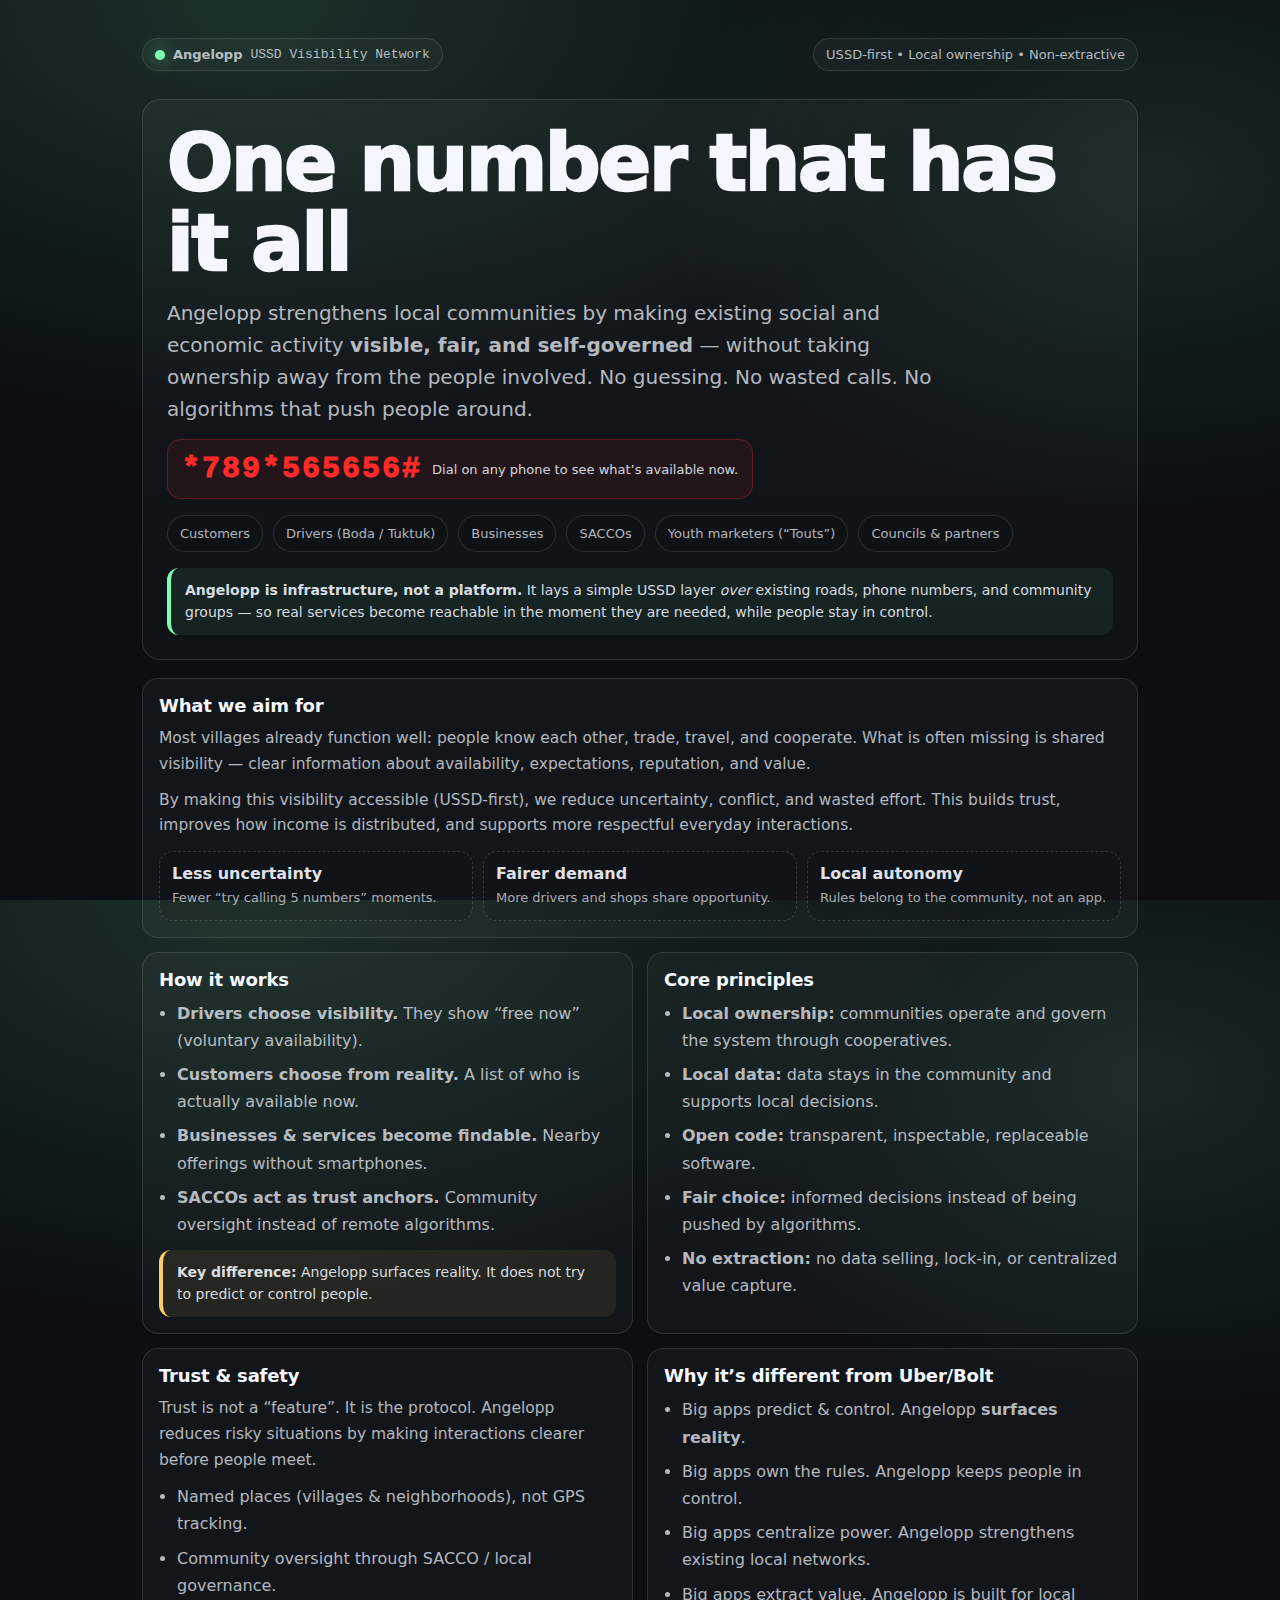
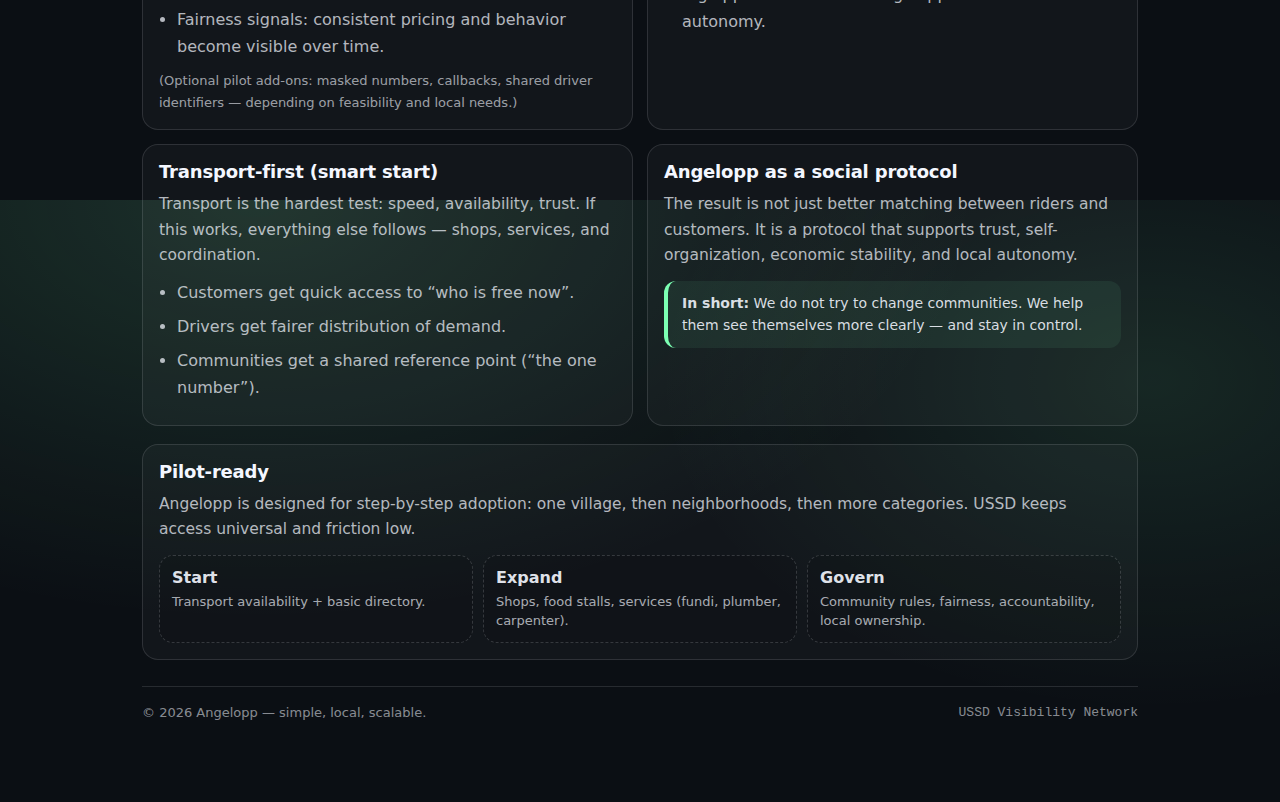
<file: web/index.html>
<!doctype html>
<html lang="en">
<head>
  <meta charset="utf-8" />
  <meta name="viewport" content="width=device-width, initial-scale=1" />
  <title>Angelopp — One number. Local control.</title>
  <meta name="description" content="Angelopp is USSD-first local infrastructure that makes real availability and real offerings visible — fair, self-governed, and non-extractive." />

  <style>
    :root{
      --bg:#0b0f14;
      --card:#0f1620;
      --text:#f4f7ff;
      --muted:rgba(244,247,255,.72);
      --line:rgba(244,247,255,.12);
      --accent:#7cffb3;
      --accent2:#ff2a2a;
      --warn:#ffcc66;
    }
    *{box-sizing:border-box}
    html,body{height:100%}
    body{
      margin:0;
      font-family: system-ui, -apple-system, Segoe UI, Roboto, Helvetica, Arial, sans-serif;
      background:
        radial-gradient(1200px 700px at 20% 0%, rgba(124,255,179,.14), transparent 60%),
        radial-gradient(900px 600px at 90% 20%, rgba(124,255,179,.10), transparent 55%),
        var(--bg);
      color:var(--text);
    }
    a{color:inherit}
    .wrap{max-width:1040px;margin:0 auto;padding:22px 18px 70px}
    .top{
      display:flex;gap:10px;align-items:center;justify-content:space-between;flex-wrap:wrap;
      padding:10px 0 18px;
    }
    .badge{
      display:inline-flex;align-items:center;gap:8px;
      padding:8px 12px;border:1px solid var(--line);border-radius:999px;
      background:rgba(255,255,255,.03);
      font-size:13px;color:var(--muted);
    }
    .dot{width:10px;height:10px;border-radius:50%;background:var(--accent);box-shadow:0 0 18px rgba(124,255,179,.7)}
    h1{
      margin:0;
      font-weight:950;
      letter-spacing:-0.03em;
      line-height:1.02;
      font-size: clamp(44px, 8.5vw, 78px);
    }
    .sub{
      margin:14px 0 0;
      color:var(--muted);
      font-size: clamp(16px, 3.6vw, 20px);
      line-height:1.6;
      max-width: 62ch;
    }
    .hero{
      margin-top:10px;
      padding:18px;
      border:1px solid var(--line);
      border-radius:18px;
      background: linear-gradient(180deg, rgba(255,255,255,.04), rgba(255,255,255,.02));
    }
    @media (min-width: 740px){
      .wrap{padding:28px 22px 82px}
      .hero{padding:24px}
    }
    .dial{
      margin-top:14px;
      display:inline-flex;
      align-items:center;
      gap:10px;
      padding:12px 14px;
      border-radius:14px;
      border:1px solid rgba(255,42,42,.28);
      background:rgba(255,42,42,.08);
    }
    .dial strong{
      font-size:30px;
      letter-spacing:2px;
      color:var(--accent2);
      font-weight:950;
    }
    .dial span{
      color:rgba(244,247,255,.86);
      font-size:13px;
    }

    .pillrow{display:flex;flex-wrap:wrap;gap:10px;margin-top:16px}
    .pill{
      border:1px solid var(--line);
      background:rgba(0,0,0,.12);
      padding:10px 12px;border-radius:999px;
      font-size:13px;color:var(--muted);
    }

    .cta{
      margin-top:16px;
      border-left:4px solid var(--accent);
      padding:12px 14px;
      background:rgba(124,255,179,.07);
      border-radius:12px;
      color:rgba(244,247,255,.88);
      font-size:14px;
      line-height:1.55;
    }

    .section{
      margin-top:18px;
      border:1px solid var(--line);
      border-radius:16px;
      background:rgba(255,255,255,.03);
      padding:16px;
    }

    .grid{
      display:grid;
      grid-template-columns:1fr;
      gap:14px;
      margin-top:14px;
    }
    @media (min-width: 900px){
      .grid{grid-template-columns:1fr 1fr}
    }

    .card{
      border:1px solid var(--line);
      border-radius:16px;
      background:rgba(255,255,255,.03);
      padding:16px;
    }
    h2{margin:0 0 10px;font-size:18px;letter-spacing:-0.01em}
    p{margin:0;color:var(--muted);line-height:1.65;font-size:15.5px}
    ul{margin:10px 0 0;padding:0 0 0 18px;color:var(--muted);line-height:1.7}
    li{margin:7px 0}

    .kpi{
      display:grid;
      grid-template-columns:1fr;
      gap:10px;
      margin-top:12px;
    }
    @media (min-width: 740px){
      .kpi{grid-template-columns:repeat(3, 1fr)}
    }
    .kpi .box{
      border:1px dashed rgba(244,247,255,.16);
      border-radius:14px;
      padding:12px 12px;
      background:rgba(0,0,0,.10);
    }
    .kpi .box strong{display:block;color:rgba(244,247,255,.92)}
    .kpi .box span{display:block;margin-top:6px;color:rgba(244,247,255,.68);font-size:13px;line-height:1.45}

    .notice{
      margin-top:12px;
      border-left:4px solid var(--warn);
      padding:12px 14px;
      background:rgba(255,204,102,.08);
      border-radius:12px;
      color:rgba(244,247,255,.88);
      font-size:14px;
      line-height:1.55;
    }

    .footer{
      margin-top:26px;
      padding-top:18px;
      border-top:1px solid var(--line);
      color:rgba(244,247,255,.55);
      font-size:13px;
      display:flex;
      gap:10px;
      justify-content:space-between;
      flex-wrap:wrap;
    }
    .mono{font-family: ui-monospace, SFMono-Regular, Menlo, Monaco, Consolas, "Liberation Mono","Courier New", monospace;}
    .small{font-size:13px;color:rgba(244,247,255,.62)}
  </style>
</head>

<body>
  <div class="wrap">
    <div class="top">
      <div class="badge"><span class="dot"></span><strong>Angelopp</strong> <span class="mono">USSD Visibility Network</span></div>
      <div class="badge">USSD-first • Local ownership • Non-extractive</div>
    </div>

    <div class="hero">
      <h1>One number that has it all</h1>
      <p class="sub">
        Angelopp strengthens local communities by making existing social and economic activity
        <strong>visible, fair, and self-governed</strong> — without taking ownership away from the people involved.
        No guessing. No wasted calls. No algorithms that push people around.
      </p>

      <div class="dial">
        <strong class="mono">*789*565656#</strong>
        <span>Dial on any phone to see what’s available now.</span>
      </div>

      <div class="pillrow" aria-label="Stakeholders">
        <div class="pill">Customers</div>
        <div class="pill">Drivers (Boda / Tuktuk)</div>
        <div class="pill">Businesses</div>
        <div class="pill">SACCOs</div>
        <div class="pill">Youth marketers (“Touts”)</div>
        <div class="pill">Councils & partners</div>
      </div>

      <div class="cta">
        <strong>Angelopp is infrastructure, not a platform.</strong>
        It lays a simple USSD layer <em>over</em> existing roads, phone numbers, and community groups —
        so real services become reachable in the moment they are needed, while people stay in control.
      </div>
    </div>

    <div class="section">
      <h2>What we aim for</h2>
      <p>
        Most villages already function well: people know each other, trade, travel, and cooperate.
        What is often missing is shared visibility — clear information about availability, expectations, reputation, and value.
      </p>
      <p style="margin-top:10px">
        By making this visibility accessible (USSD-first), we reduce uncertainty, conflict, and wasted effort.
        This builds trust, improves how income is distributed, and supports more respectful everyday interactions.
      </p>

      <div class="kpi" role="list" aria-label="Outcomes">
        <div class="box" role="listitem">
          <strong>Less uncertainty</strong>
          <span>Fewer “try calling 5 numbers” moments.</span>
        </div>
        <div class="box" role="listitem">
          <strong>Fairer demand</strong>
          <span>More drivers and shops share opportunity.</span>
        </div>
        <div class="box" role="listitem">
          <strong>Local autonomy</strong>
          <span>Rules belong to the community, not an app.</span>
        </div>
      </div>
    </div>

    <div class="grid">
      <div class="card">
        <h2>How it works</h2>
        <ul>
          <li><strong>Drivers choose visibility.</strong> They show “free now” (voluntary availability).</li>
          <li><strong>Customers choose from reality.</strong> A list of who is actually available now.</li>
          <li><strong>Businesses & services become findable.</strong> Nearby offerings without smartphones.</li>
          <li><strong>SACCOs act as trust anchors.</strong> Community oversight instead of remote algorithms.</li>
        </ul>
        <div class="notice">
          <strong>Key difference:</strong> Angelopp surfaces reality. It does not try to predict or control people.
        </div>
      </div>

      <div class="card">
        <h2>Core principles</h2>
        <ul>
          <li><strong>Local ownership:</strong> communities operate and govern the system through cooperatives.</li>
          <li><strong>Local data:</strong> data stays in the community and supports local decisions.</li>
          <li><strong>Open code:</strong> transparent, inspectable, replaceable software.</li>
          <li><strong>Fair choice:</strong> informed decisions instead of being pushed by algorithms.</li>
          <li><strong>No extraction:</strong> no data selling, lock-in, or centralized value capture.</li>
        </ul>
      </div>

      <div class="card">
        <h2>Trust & safety</h2>
        <p>
          Trust is not a “feature”. It is the protocol.
          Angelopp reduces risky situations by making interactions clearer before people meet.
        </p>
        <ul>
          <li>Named places (villages & neighborhoods), not GPS tracking.</li>
          <li>Community oversight through SACCO / local governance.</li>
          <li>Fairness signals: consistent pricing and behavior become visible over time.</li>
        </ul>
        <p style="margin-top:10px" class="small">
          (Optional pilot add-ons: masked numbers, callbacks, shared driver identifiers — depending on feasibility and local needs.)
        </p>
      </div>

      <div class="card">
        <h2>Why it’s different from Uber/Bolt</h2>
        <ul>
          <li>Big apps predict & control. Angelopp <strong>surfaces reality</strong>.</li>
          <li>Big apps own the rules. Angelopp keeps people in control.</li>
          <li>Big apps centralize power. Angelopp strengthens existing local networks.</li>
          <li>Big apps extract value. Angelopp is built for local autonomy.</li>
        </ul>
      </div>

      <div class="card">
        <h2>Transport-first (smart start)</h2>
        <p>
          Transport is the hardest test: speed, availability, trust.
          If this works, everything else follows — shops, services, and coordination.
        </p>
        <ul>
          <li>Customers get quick access to “who is free now”.</li>
          <li>Drivers get fairer distribution of demand.</li>
          <li>Communities get a shared reference point (“the one number”).</li>
        </ul>
      </div>

      <div class="card">
        <h2>Angelopp as a social protocol</h2>
        <p>
          The result is not just better matching between riders and customers.
          It is a protocol that supports trust, self-organization, economic stability, and local autonomy.
        </p>
        <div class="cta" style="margin-top:12px">
          <strong>In short:</strong> We do not try to change communities.
          We help them see themselves more clearly — and stay in control.
        </div>
      </div>
    </div>

    <div class="section">
      <h2>Pilot-ready</h2>
      <p>
        Angelopp is designed for step-by-step adoption: one village, then neighborhoods, then more categories.
        USSD keeps access universal and friction low.
      </p>
      <div class="kpi">
        <div class="box">
          <strong>Start</strong>
          <span>Transport availability + basic directory.</span>
        </div>
        <div class="box">
          <strong>Expand</strong>
          <span>Shops, food stalls, services (fundi, plumber, carpenter).</span>
        </div>
        <div class="box">
          <strong>Govern</strong>
          <span>Community rules, fairness, accountability, local ownership.</span>
        </div>
      </div>
    </div>

    <div class="footer">
      <div>© <span id="y"></span> Angelopp — simple, local, scalable.</div>
      <div class="mono">USSD Visibility Network</div>
    </div>
  </div>

  <script>
    document.getElementById("y").textContent = new Date().getFullYear();
  </script>
</body>
</html>
</file>
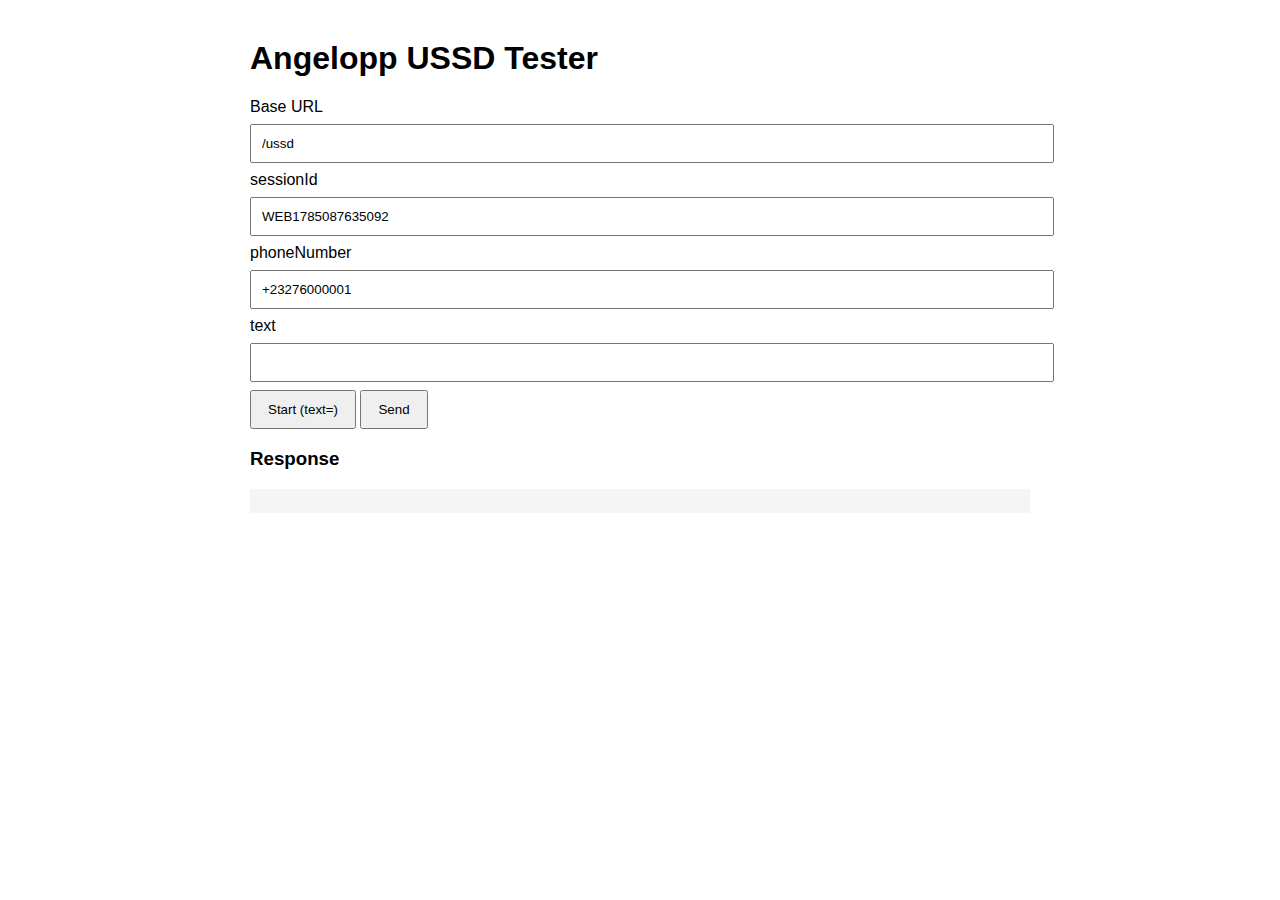
<file: app/static/tester.html>
<!doctype html>
<html>
<head>
  <meta charset="utf-8" />
  <title>Angelopp USSD Tester</title>
  <style>
    body { font-family: Arial, sans-serif; max-width: 780px; margin: 40px auto; }
    input, textarea { width: 100%; padding: 10px; margin: 8px 0; }
    button { padding: 10px 16px; cursor: pointer; }
    pre { background:#f5f5f5; padding:12px; white-space:pre-wrap; }
  </style>
</head>
<body>
  <h1>Angelopp USSD Tester</h1>

  <label>Base URL</label>
  <input id="base" value="/ussd" />

  <label>sessionId</label>
  <input id="sid" />

  <label>phoneNumber</label>
  <input id="phone" value="+23276000001" />

  <label>text</label>
  <input id="text" value="" />

  <button id="startBtn" type="button">Start (text=)</button>
<button onclick="send()">Send</button>

  <h3>Response</h3>
  <pre id="out"></pre>

<script>
  function randSid(){
    return "WEB" + Date.now();
  }
  document.getElementById("sid").value = randSid();

  async function send(){
    const base = document.getElementById("base").value || "/ussd";
    const sid = document.getElementById("sid").value || randSid();
    const phone = document.getElementById("phone").value;
    const text = document.getElementById("text").value;

    const body = new URLSearchParams();
    body.set("sessionId", sid);
    body.set("phoneNumber", phone);
    body.set("text", text);

    const r = await fetch(base, { method:"POST", body });
    const t = await r.text();
    document.getElementById("out").textContent = t;
    document.getElementById("sid").value = sid;
  }
</script>
</body>
</html>
</file>
